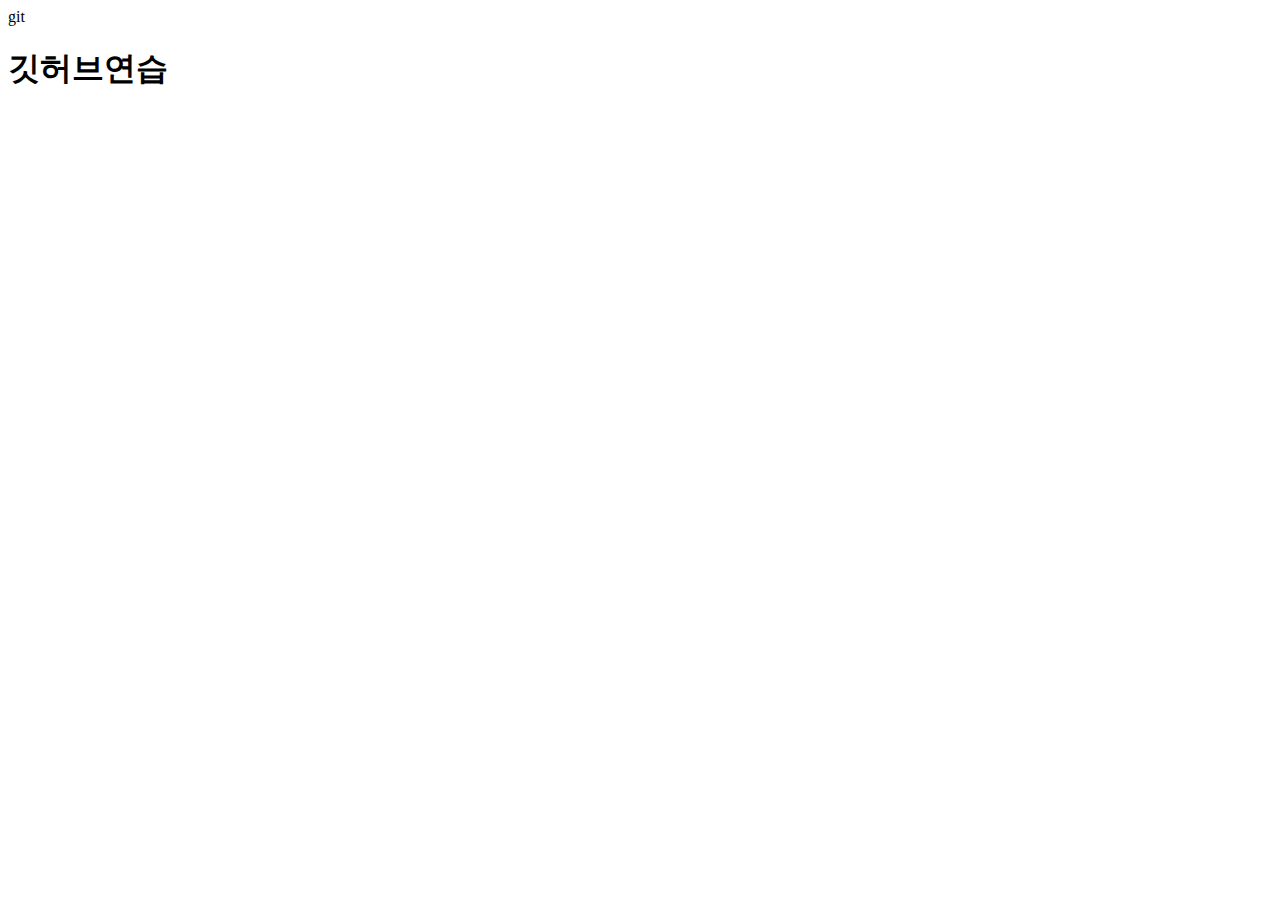
<file: exam.html>
<!DOCTYPE html>
<html lang="ko">
<head>
  <meta charset="Utf8">
  <head>
    <meta charset="UTF-8">
    <meta http-equiv="X-UA-Compatible" content="IE=edge">git
    <meta name="viewport" content="width=device-width, initial-scale=1.0">
    <title>Document</title>
 </head>
</head>
<body>
  <h1>깃허브연습</h1>
</body>

</html>
</file>
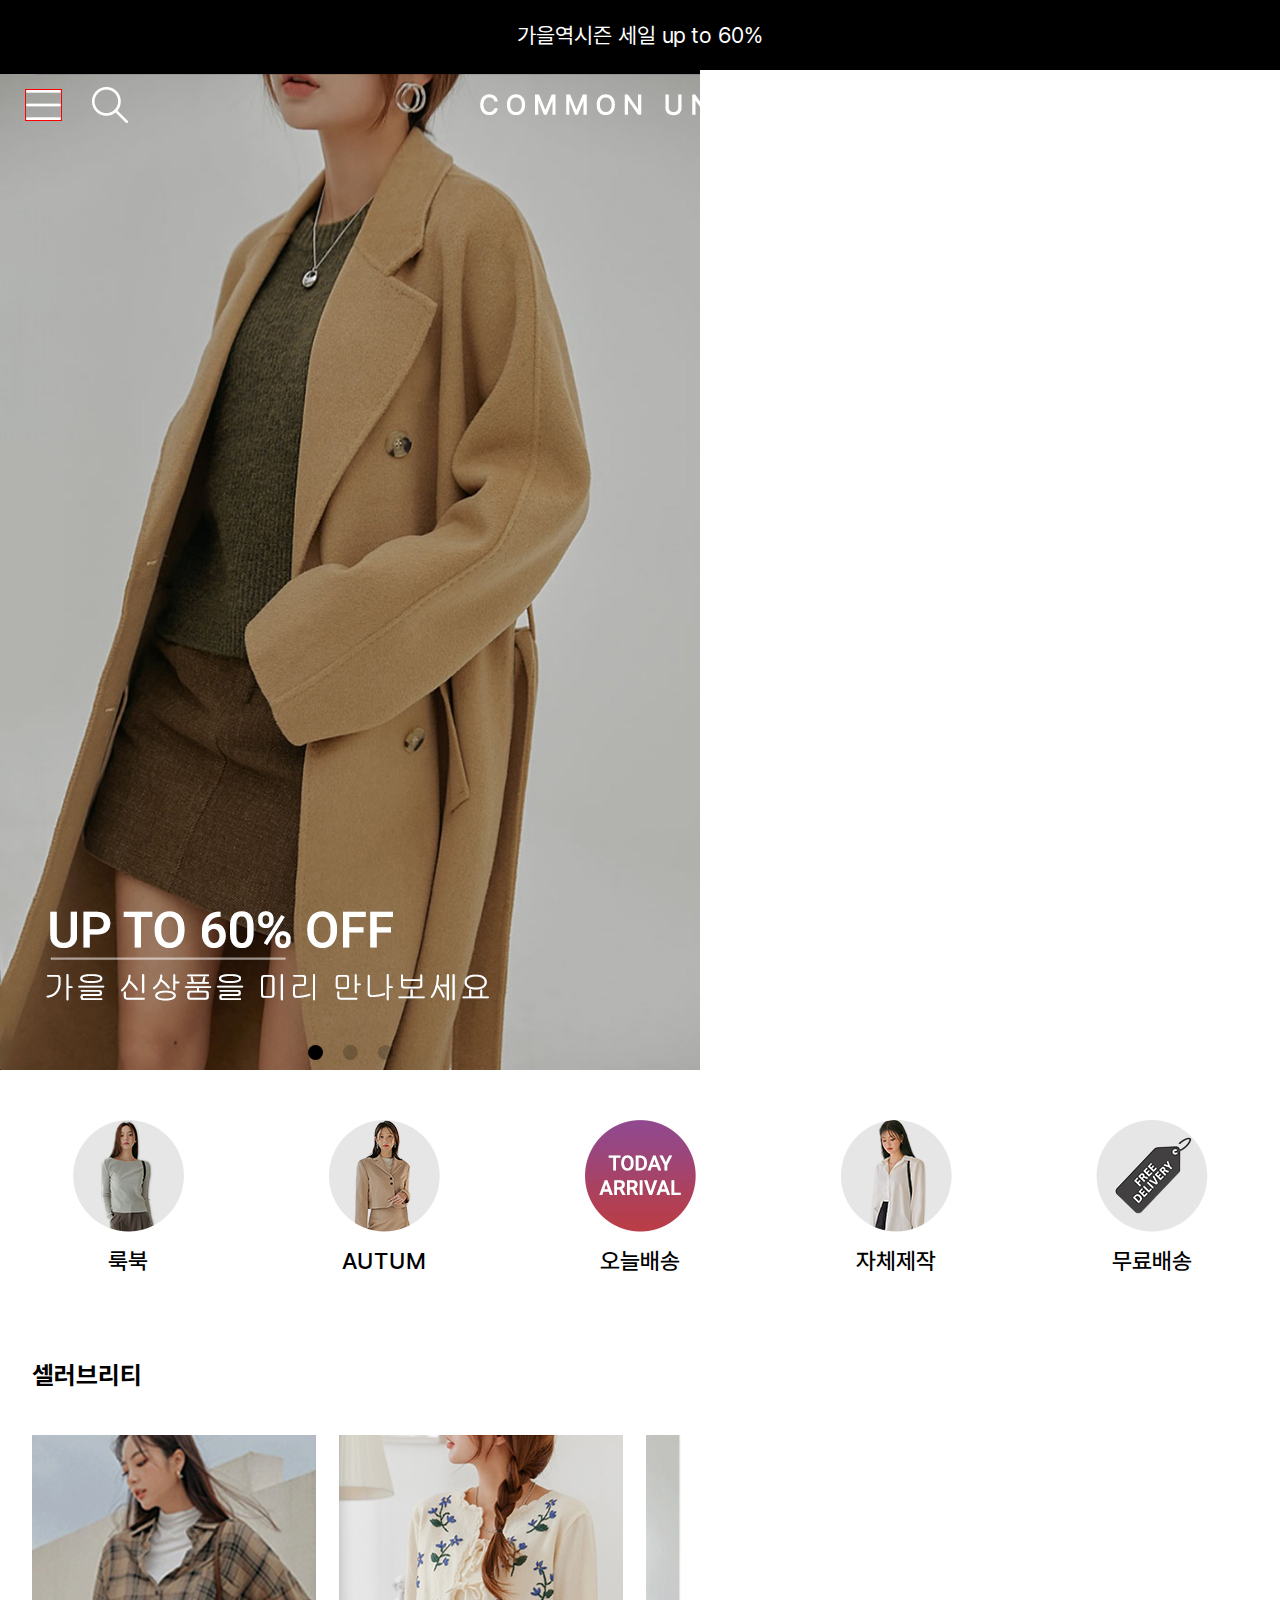
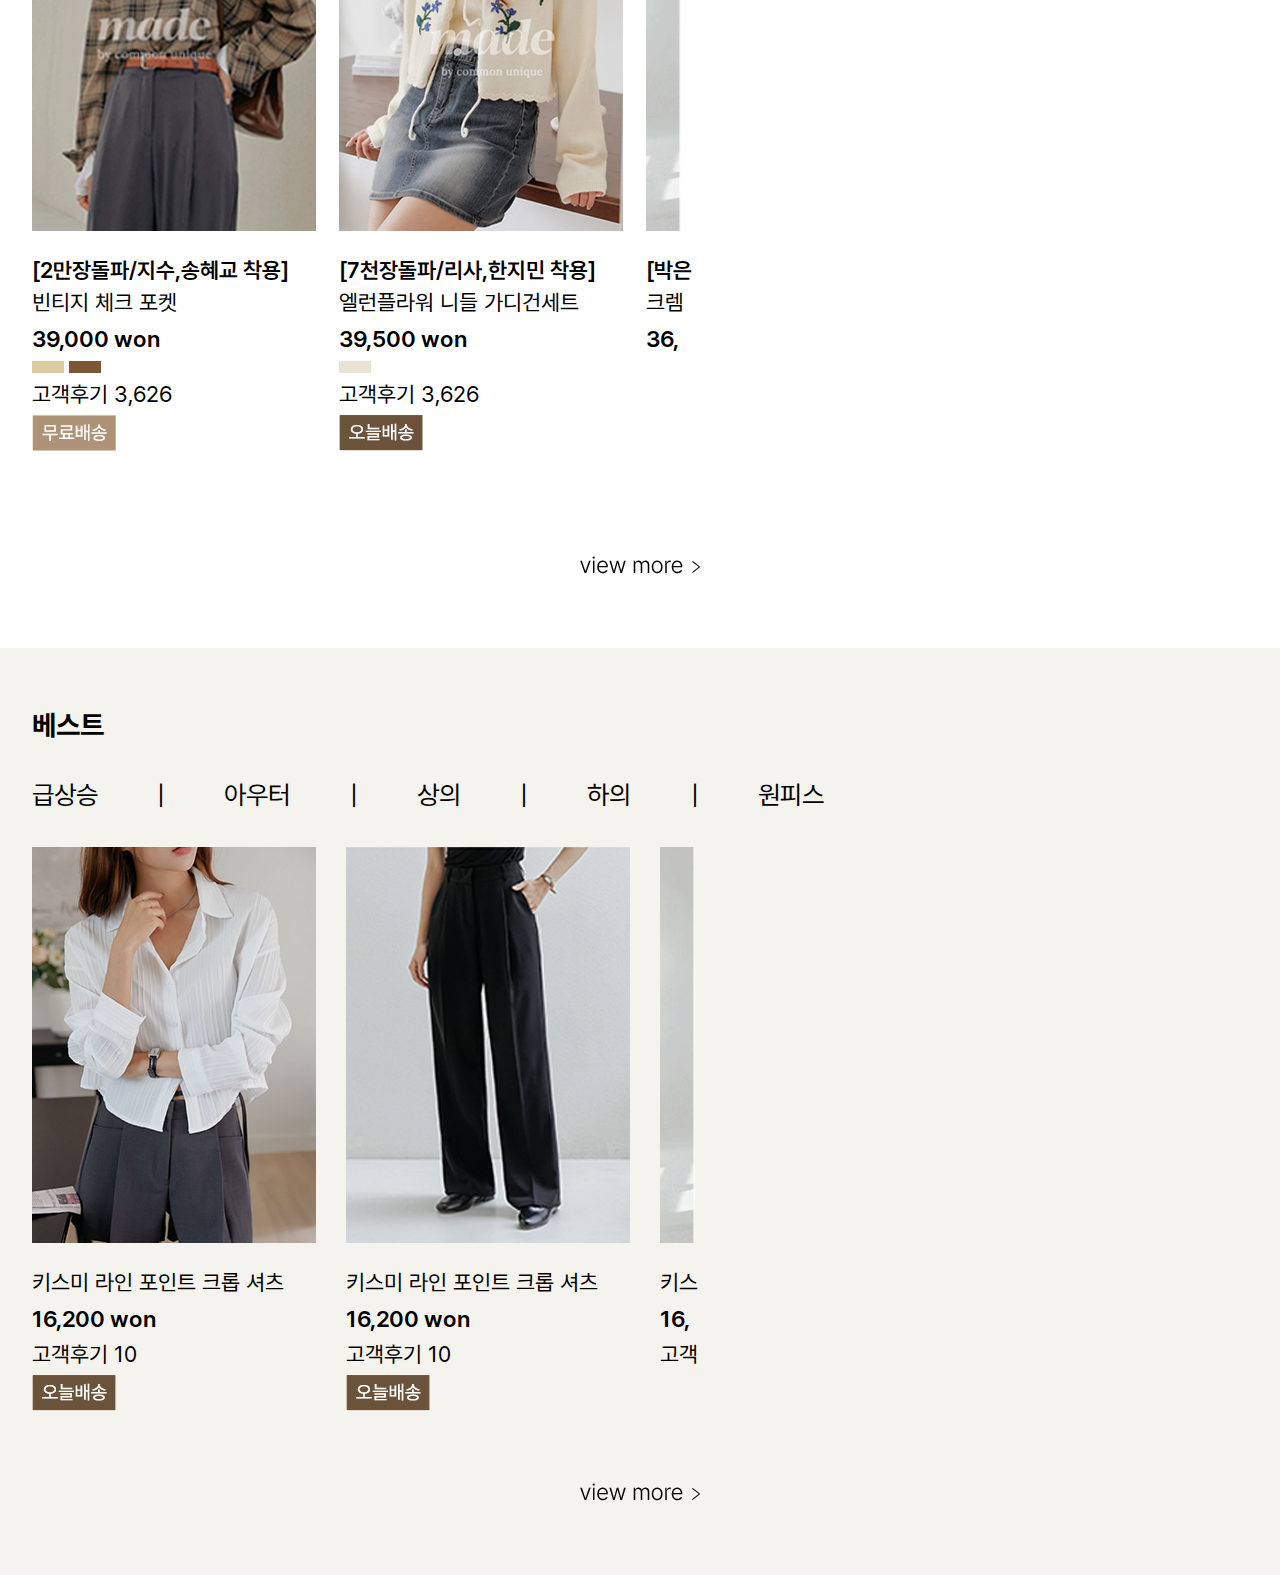
<file: mobile_chy_10.3/mobiletest.html>
<!DOCTYPE html>
<html lang="ko">
<head>
    <meta charset="UTF-8">
    <meta http-equiv="X-UA-Compatible" content="IE=edge">
    <meta name="viewport" content="width=device-width, initial-scale=1.0">
    <title>HTML5</title>
    <link rel="stylesheet" href="css/reset.css">
    <link rel="stylesheet" href="css/font.css">
    <link rel="stylesheet" href="css/mobiletest.css">

    <script>

    </script>
</head>
<body>
  <header id="header">
    <h3><a href="#"><img src="image/mainlogo_.png"></a></h3>
    <div class="iconbox">
    <ul class="left cf">
      <!-- 여기 햄버거 메뉴 -->
      <li class="hm"><a href="#"><img src="image/hm_.png" alt="햄버거메뉴"></a></li>
      <li><a href="#"><img src="image/serach.png" alt="검색메뉴"></a></li>
     </ul>
     <ul class="right cf">
      <li><a href="#"><img src="image/mypage.png" alt="검색"></a></li>
      <li><a href="#"><img src="image/crt.png" alt="검색"></a></li>
     </ul>
    </div>

  </header>
  <nav id="menu">
    <div id="head">
      <!-- 여기 크로스버트 -->
      <button class="cross">&#735;</button>
      <div class="head">
        <h1><a href="#"><img src="image/logo.png" alt="로고"></a></h1>
        <ul class="lan cf">
            <li><a href="#">언어설정</a></li>
            <li><img src="image/languageg.png" alt="언어설정"></li>
        </ul>

        <ul class="button cf">
            <li class="login"><a href="#">LOGIN</a></li>
            <li><a href="#">JOIN</a></li>
        </ul>
  
        <ul class="icon cf">
          <li class="cart"><a href="#">장바구니</a></li>
          <li class="delivery"><a href="#">주문조회</a></li>
          <li class="like"><a href="#">찜상품</a></li>
        </ul>
        
        <div id="search">
          <form method="post" action="send-searchl.php">
           <input type="text" id="search" placeholder="검색어를 입력해주세요" >
           <button type="button" class="searchBtn"><img src="image/serach.png" alt="검색"></button>
          </form>
        </div>
       </div>
      </div>
    
     <div id="mainmm">
       <ul class="navi cf">
        <li class="active"><a href="#mm" class="selected">카테고리</a></li>
        <li><a href="#mm2">커뮤니티</a></li>
       </ul>
      
       <div id="mm">
       <ul>
         <li><a href="#">룩북</a></li>
         <li><a href="#">ACTUM</a></li>
         <li><a href="#">오늘배송</a></li>
         <li><a href="#">무료배송</a></li>
         <li><a href="#">자체제작</a></li>
                  
         <li><a href="#">아우터<img src="image/plus.png" alt="아우터"></a>
           <ul class="sub">
              <li><a href="#">자켓</a></li>
              <li><a href="#">트렌치코트</a></li>
              <li><a href="#">코트</a></li>
               <li><a href="#">가디건</a></li>
               <li><a href="#">야상/점퍼</a></li>
               <li><a href="#">패딩/다운</a></li>
           </ul>
          </li>
          <li><a href="#">상의<img src="image/plus.png" alt="상의"></a>
            <ul class="sub">
              <li><a href="#">블라우스/셔츠</a></li>
              <li><a href="#">니트</a></li>
              <li><a href="#">티셔츠</a></li>
              <li><a href="#">맨투맨/후드</a></li>
              <li><a href="#">슬리브리스</a></li>
            </ul>
          </li> 
          <li><a href="#">하의<img src="image/plus.png" alt="하의"></a>

            <ul class="sub">
              <li><a href="#">데님</a></li>
              <li><a href="#">슬랙스</a></li>
              <li><a href="#">면바지</a></li>
              <li><a href="#">반바지</a></li>
              <li><a href="#">스커트</a></li>
            </ul>
           
          </li>
          <li><a href="#">원피스</a></li>
          <li><a href="#">악세사리</a></li>
          <li><a href="#">강아지옷</a></li>
              
      </ul>
    </div>
    
    <div id="mm2">
           <ul>
              <li><a href="#">셀러브리티</a></li>
               <li><a href="#">고객리뷰</a></li>
               <li><a href="#">공지사항</a></li>
               <li><a href="#">배송지연</a></li>
               <li><a href="#">상품문의</a></li>
               <li><a href="#">출석체크</a></li>
               <li><a href="#">서포트</a></li>
           </ul>
    </div> 
  </div>
  </nav>
      
           <!-- 상단 알림공지-->

           <div class="block cf">
            <ul id="ticker">
              <li><a href="#"> 가을역시즌 세일 up to 60%</a></li>
              <li><a href="#"> 신규 가입하고 3000원쿠폰 받기</a></li>
            </ul>
          </div>
        
          <!-- 상단 롤링 배너 -->

   <div class="slidewrapper">
  
    <div id="slide_container">
     <ul>
       <li class="visual_0"><a href="#"></a></li>
       <li class="visual_1"><a href="#"></a></li>
       <li class="visual_2"><a href="#">></a></li>
     </ul>
    </div>
          
     <div class="pager" class="cf">
       <a href="#" class="active"></a></li>
       <a href="#"></a>
       <a href="#"></a>
     </div>

  </div>

       <!-- 동그라이 아이콘 메뉴  -->
   <section id="iconmenu">

    <ul>
      <li><a href="#"><img src="image/lookbookicon.jpg" alt="cup1">
        <span>룩북</span></a></li>
      <li><a href="#"><img src="image/actumicon.jpg" alt="cup2">
        <span>AUTUM</span></a></li>
      <li><a href="#"><img src="image/todayarrival.jpg" alt="cub3">
        <span>오늘배송</span></a></li>
      <li><a href="#"><img src="image/made.jpg" alt="cub4">
        <span>자체제작</span></a></li>
      <li><a href="#"><img src="image/freedelivery.jpg"alt="cub5">
        <span>무료배송</span></a></li>
    </ul>           
    </section>
           
     <section id="list">
       <h4>셀러브리티</h4>
       <a href="#" class="viewmore"><img src="image/viewmore button.png" alt="베스트 상품 더보기"></a>
       <ul class="cf">
         <li><a href="#"><img src="image/celebrity1-1.jpg" alt="lst1"></a>
           <div id="text">
             <span class="txt">[2만장돌파/지수,송혜교 착용]</span>
             <span class="txt1">빈티지 체크 포켓</span>
             <span class="txt2">39,000 won</span>
             <div class="color1">
              <span></span>
              <span></span>
             </div>
             <span class="txt3">고객후기 3,626</span>
             <span class="shipping"><img src="image/freeship.jpg"></span>
         </div>
        </li>
               
        <li><a href="#"><img src="image/celebrity2_2.jpg" alt="lst2"></a>  
            
          <div id="text">
            <span class="txt">[7천장돌파/리사,한지민 착용]</span>
            <span class="txt1">엘런플라워 니들 가디건세트</span>
            <span class="txt2">39,500 won</span>
            <div class="color2">
             <span></span>
            </div>
            <span class="txt3">고객후기 3,626</span>
            <span class="shipping"><img src="image/todayship.jpg"></span>         
         </div>

       </li>

       <li><a href="#"> <img src="image/celebrity3.jpg" alt="키스미 라인 포인트 크롭 셔츠"></a>
          <div id="text">
             <span class="txt">[박은</span>
             <span class="txt1">크렘</span>
             <span class="txt2">36,</span>
             <div class="color">
               <span class="ivory"></span>
              </div>
          </div>
        </li>
                
      </ul>
    </section>


 <div id="tab_contain">
    <div class="tab_contain">
       <h4>베스트</h4>
       <a href="#" class="viewmore"><img src="image/viewmore button.png" alt="베스트 상품 더보기"></a>
       <ul class="tab">
            <li><a href="#tab1" class="selected">급상승</a></li>
            <span>|</span>
            <li><a href="#tab2">아우터</a></li>
            <span>|</span>
            <li><a href="#tab3">상의</a></li>
            <span>|</span>
            <li><a href="#tab4">하의</a></li>
            <span>|</span>
            <li><a href="#tab5">원피스</a></li>
        </ul>
    
    <ul class="panel">
       <li id="tab1">
        <ul class="tab_menu">
         <li>
           <a href="#"> <img src="image/best1.jpg" alt="키스미 라인 포인트 크롭 셔츠"></a>
           <div id="text">
            <span class="txt1">키스미 라인 포인트 크롭 셔츠</span>
            <span class="txt2">16,200 won</span>
            <div class="color">
              <span></span>
              <span></span>
              <span></span>
              <span></span>
             </div>
            <span class="txt3">고객후기 10</span>
            <span class="shipping"><img src="image/todayship.jpg"></span>
          </div>
          </li> 
         
          <li>
            <a href="#"> <img src="image/best2.jpg" alt="키스미 라인 포인트 크롭 셔츠"></a>
            <div id="text">
             <span class="txt1">키스미 라인 포인트 크롭 셔츠</span>
             <span class="txt2">16,200 won</span>
             <div class="color">
               <span></span>
               <span></span>
               <span></span>
               <span></span>
              </div>
             <span class="txt3">고객후기 10</span>
             <span class="shipping"><img src="image/todayship.jpg"></span>
           </div>
           </li> 
         
           <li>
            <a href="#"> <img src="image/celebrity3.jpg" alt="키스미 라인 포인트 크롭 셔츠"></a>
            <div id="text">
             <span class="txt1">키스</span>
             <span class="txt2">16,</span>
             <div class="color">
               <span></span>
              </div>
             <span class="txt3">고객</span>
            </div>

           </li> 
          
        </ul>
      </li>
          <!-- tab2  -->
      <li id="tab2">
        <ul class="tab_menu">
         <li>
           <a href="#"> <img src="image/outerbest1.jpg" alt="키스미 라인 포인트 크롭 셔츠"></a>
           <div id="text">
            <span class="txt1">키스미 라인 포인트 크롭 셔츠</span>
            <span class="txt2">16,200 won</span>
            <div class="color">
              <span></span>
              <span></span>
              <span></span>
              <span></span>
             </div>
            <span class="txt3">고객후기 10</span>
            <span class="shipping"><img src="image/todayship.jpg"></span>
          </div>
          </li> 
         
          <li>
            <a href="#"> <img src="image/outerbest2.jpg" alt="키스미 라인 포인트 크롭 셔츠"></a>
            <div id="text">
             <span class="txt1">키스미 라인 포인트 크롭 셔츠</span>
             <span class="txt2">16,200 won</span>
             <div class="color">
               <span></span>
               <span></span>
               <span></span>
               <span></span>
              </div>
             <span class="txt3">고객후기 10</span>
             <span class="shipping"><img src="image/todayship.jpg"></span>
           </div>
           </li> 
         
           <li>
            <a href="#"> <img src="image/celebrity3.jpg" alt="키스미 라인 포인트 크롭 셔츠"></a>
            <div id="text">
             <span class="txt1">키스</span>
             <span class="txt2">16,</span>
             <div class="color">
               <span></span>
              </div>
             <span class="txt3">고객</span>
            </div>

           </li> 
          
        </ul>
      </li>

          <!-- tab3  -->
          <li id="tab3">
            <ul class="tab_menu">
             <li>
               <a href="#"> <img src="image/best1.jpg" alt="키스미 라인 포인트 크롭 셔츠"></a>
               <div id="text">
                <span class="txt1">키스미 라인 포인트 크롭 셔츠</span>
                <span class="txt2">16,200 won</span>
                <div class="color">
                  <span></span>
                  <span></span>
                  <span></span>
                  <span></span>
                 </div>
                <span class="txt3">고객후기 10</span>
                <span class="shipping"><img src="image/todayship.jpg"></span>
              </div>
              </li> 
             
              <li>
                <a href="#"> <img src="image/topbest2.jpg" alt="키스미 라인 포인트 크롭 셔츠"></a>
                <div id="text">
                 <span class="txt1">키스미 라인 포인트 크롭 셔츠</span>
                 <span class="txt2">16,200 won</span>
                 <div class="color">
                   <span></span>
                   <span></span>
                   <span></span>
                   <span></span>
                  </div>
                 <span class="txt3">고객후기 10</span>
                 <span class="shipping"><img src="image/todayship.jpg"></span>
               </div>
               </li> 
             
               <li>
                <a href="#"> <img src="image/celebrity3.jpg" alt="키스미 라인 포인트 크롭 셔츠"></a>
                <div id="text">
                 <span class="txt1">키스</span>
                 <span class="txt2">16,</span>
                 <div class="color">
                   <span></span>
                  </div>
                 <span class="txt3">고객</span>
                </div>
    
               </li> 
              
            </ul>
          </li>

           <!-- tab4  -->
           <li id="tab4">
            <ul class="tab_menu">
             <li>
               <a href="#"> <img src="image/best2.jpg" alt="키스미 라인 포인트 크롭 셔츠"></a>
               <div id="text">
                <span class="txt1">[3천장 돌파/S-2XL,기장옵션]폴 밴딩 세미 와이드 슬랙스</span>
                <span class="txt2">25,900 won</span>
                <div class="color">
                  <span></span>
                  <span></span>
                  <span></span>
                 </div>
                <span class="txt3">고객후기 345</span>
                <span class="shipping"><img src="image/todayship.jpg"></span>
              </div>
              </li> 
             
              <li>
                <a href="#"> <img src="image/topbest2.jpg" alt="키스미 라인 포인트 크롭 셔츠"></a>
                <div id="text">
                 <span class="txt1">[2만장돌파,기장옵션]내추럴 와이드핏 데님</span>
                 <span class="txt4">15%</span>
                 <span class="txt2">29,000</span>
                 <span class="txt5">24,600won</span>
                 <div class="color">
                   <span></span>
                   <span></span>
                   <span></span>
                   <span></span>
                  </div>
                 <span class="txt3">고객후기 3,373</span>
                 <span class="shipping"><img src="image/todayship.jpg"></span>
               </div>
               </li> 
             
               <li>
                <a href="#"> <img src="image/celebrity3.jpg" alt="키스미 라인 포인트 크롭 셔츠"></a>
                <div id="text">
                 <span class="txt1">키스</span>
                 <span class="txt2">29,000</span>
                 <div class="color">
                   <span></span>
                  </div>
                </div>
    
               </li> 
              
            </ul>
          </li>


          <!-- tab5  -->
          <li id="tab5">
            <ul class="tab_menu">
             <li>
               <a href="#"> <img src="image/best2.jpg" alt="키스미 라인 포인트 크롭 셔츠"></a>
               <div id="text">
                <span class="txt1">[3천장 돌파/S-2XL,기장옵션]폴 밴딩 세미 와이드 슬랙스</span>
                <span class="txt2">25,900 won</span>
                <div class="color">
                  <span></span>
                  <span></span>
                  <span></span>
                 </div>
                <span class="txt3">고객후기 345</span>
                <span class="shipping"><img src="image/todayship.jpg"></span>
              </div>
              </li> 
             
              <li>
                <a href="#"> <img src="image/topbest2.jpg" alt="키스미 라인 포인트 크롭 셔츠"></a>
                <div id="text">
                 <span class="txt1">[2만장돌파,기장옵션]내추럴 와이드핏 데님</span>
                 <span class="txt4">15%</span>
                 <span class="txt2">29,000</span>
                 <span class="txt5">24,600won</span>
                 <div class="color">
                   <span></span>
                   <span></span>
                   <span></span>
                   <span></span>
                  </div>
                 <span class="txt3">고객후기 3,373</span>
                 <span class="shipping"><img src="image/todayship.jpg"></span>
               </div>
               </li> 
             
               <li>
                <a href="#"> <img src="image/celebrity3.jpg" alt="키스미 라인 포인트 크롭 셔츠"></a>
                <div id="text">
                 <span class="txt1">키스</span>
                 <span class="txt2">29,000</span>
                 <div class="color">
                   <span></span>
                  </div>
                </div>
    
               </li> 
              
            </ul>
          </li>
    </ul>
  </div>
</div>
            <script src="js/jquery-1.11.2.min.js"></script>
            <script src="js/mobile.js"></script>


      
 </body>


</html>
</file>
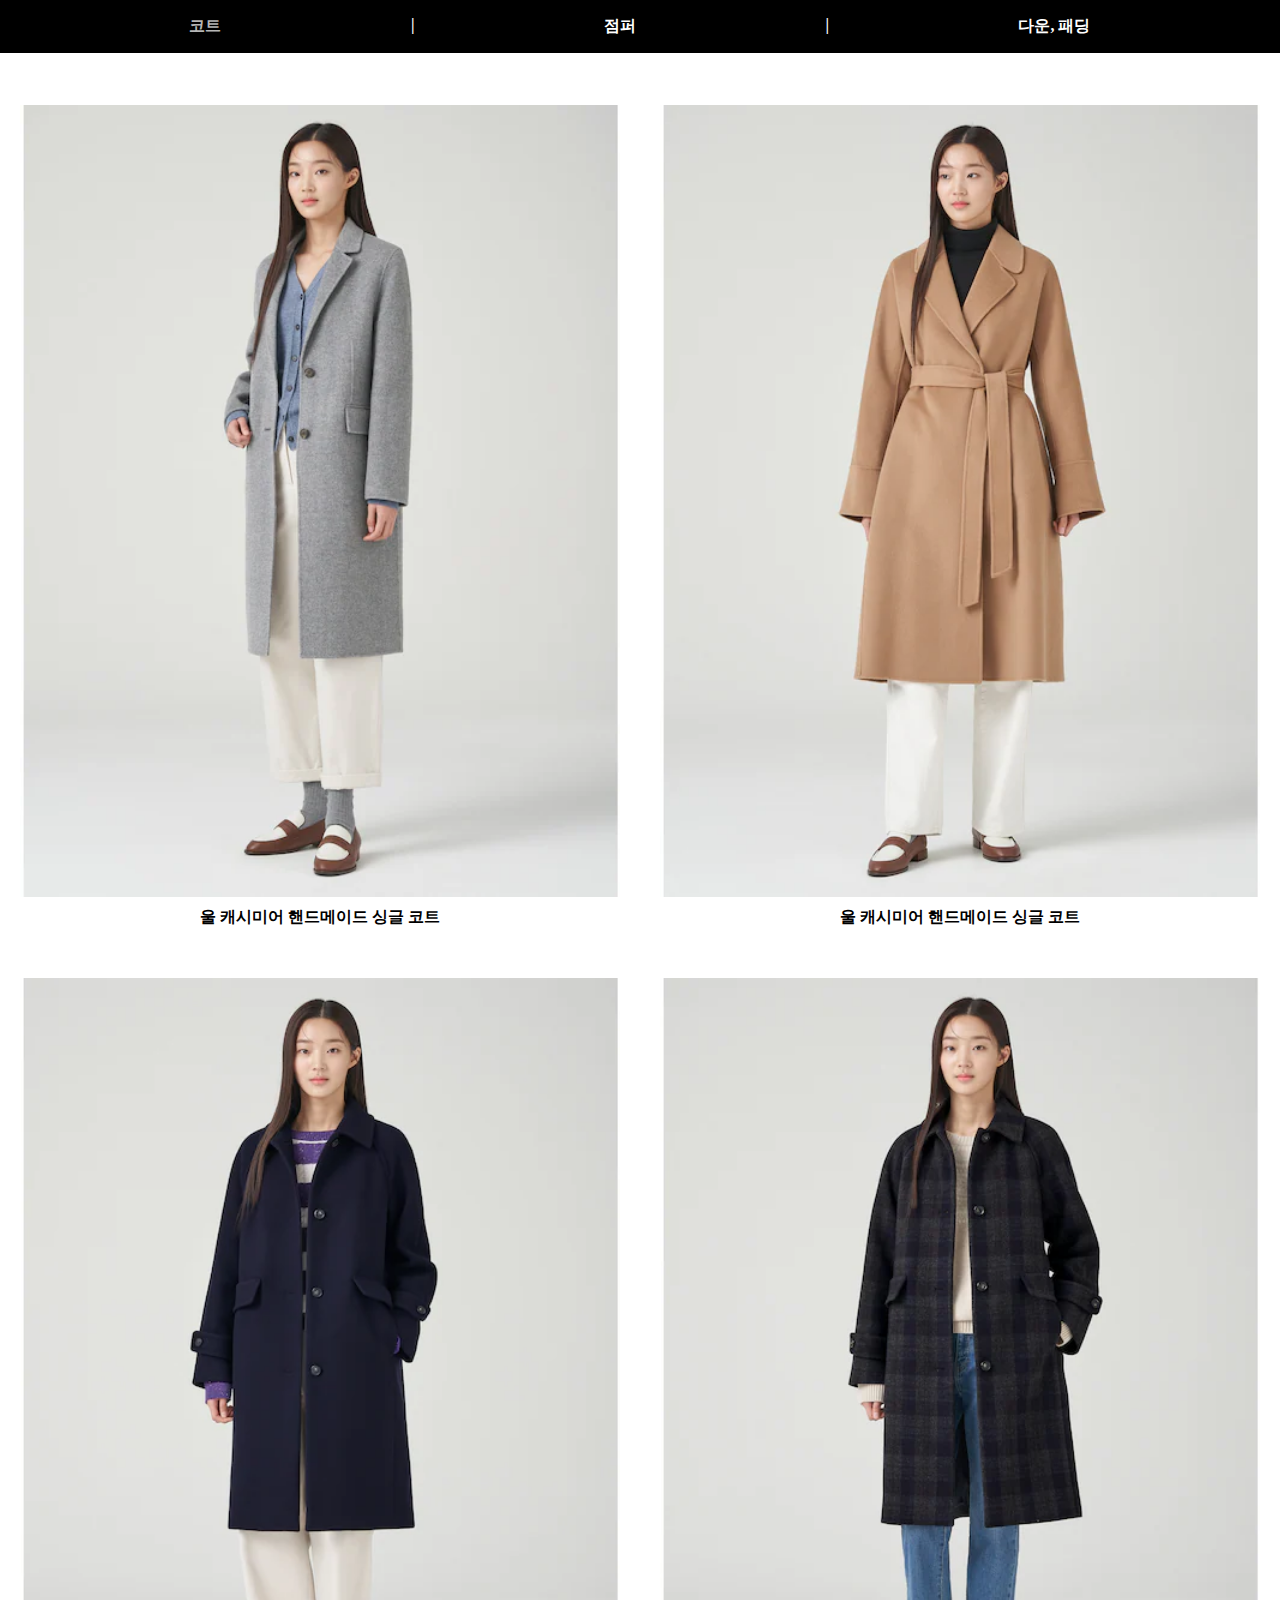
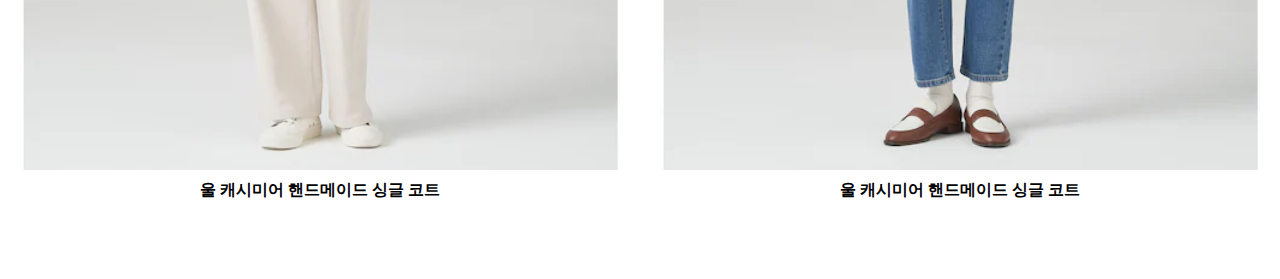
<file: 상세페이지 메뉴 리스트 코딩/indexpage.html>
<!DOCTYPE html>
<html lang="ko">
<head>
    <meta charset="UTF-8">
    <meta http-equiv="X-UA-Compatible" content="IE=edge">
    <meta name="viewport" content="width=device-width, initial-scale=1.0">
    <title>Document</title>
    <link rel="stylesheet" href="css/reset.css">
    <link rel="stylesheet" href="css/tabmenu.css">
    <script src="js/jquery-1.11.2.min.js"></script>
	    <script src="js/tabmenu.js"></script>

</head>
<body>

   <div id="tab_contain">
    <ul class="tab">
      <li><a href="#tab1" class="selected">코트</a></li>
      <span>|</span>
      <li><a href="#tab2">점퍼</a></li>
      <span>|</span>
      <li><a href="#tab3">다운, 패딩</a></li>
    </ul>
  
  <ul class="panel">
   <li id="tab1">
    <ul class="tab_menu">
     <li>
      <a href="#">
       <div class="wrap">
        <span class="txt">따 울 캐시미어 혼방 소재로 제작한 코트
          <span>color: gray, navy ,black</span>
        </span>
       </div>
       <img src="image/list1.webp" alt="울 캐시미어 핸드메이드 싱글 코트">
      </a>
      <span class="name">울 캐시미어 핸드메이드 싱글 코트</span>
     </li>
      
     <li>
      <a href="#">
       <div class="wrap">
        <span class="txt"> 울 캐시미어 혼방 소재로 제작한 코트
          <span>color: gray, navy ,black</span>
       </div>
       <img src="image/list2.webp" alt="울 캐시미어 핸드메이드 싱글 코트">
      </a>
      <span class="name">울 캐시미어 핸드메이드 싱글 코트</span>
     </li>
    

     <li>
      <a href="#">
       <div class="wrap">
        <span class="txt"> 울 캐시미어 혼방 소재로 제작한 코트</span>
          <span>color: gray, navy ,black</span>
       </div>
       <img src="image/list3.webp" alt="울 캐시미어 핸드메이드 싱글 코트">
      </a>
      <span class="name">울 캐시미어 핸드메이드 싱글 코트</span>
     </li>

     <li>
      <a href="#">
       <div class="wrap">
        <span class="txt">울 캐시미어 혼방 소재로 제작한 코트
          <span>color: gray, navy ,black</span>
       </div>
       <img src="image/list4.webp" alt="울 캐시미어 핸드메이드 싱글 코트">
      </a>
      <span class="name">울 캐시미어 핸드메이드 싱글 코트</span>
     </li>
    </ul>
   </li>
    
    <li id="tab2">
     <ul class="tab_menu">
      <li>
       <a href="#">
        <div class="wrap">
         <span class="txt">겉면에 칸이 드러나지 않게 다운 충전재를 적용하여 깔끔하고 세련된 외관이 돋보이는 아우터
           <span>color: beige ,navy</span></span>
        </div>
        <img src="image/list5.webp" alt="폴리 핏 앤 플레어 미디엄 후드 다운 아우터 ">
       </a>
       <span class="name">폴리 핏 앤 플레어 미디엄 후드 다운 아우터 - 네이비</span>
      </li>

      <li>
        <a href="#">
         <div class="wrap">
          <span class="txt">겉면에 칸이 드러나지 않게 다운 충전재를 적용하여 깔끔하고 세련된 외관이 돋보이는 아우터 
            <span>color: beige ,navy</span></span>
         </div>
         <img src="image/list6.webp" alt="폴리 핏 앤 플레어 미디엄 후드 다운 아우터 ">
        </a>
        <span class="name">폴리 핏 앤 플레어 미디엄 후드 다운 아우터 - 네이비</span>
       </li>

       <li>
        <a href="#">
         <div class="wrap">
          <span class="txt">겉면에 칸이 드러나지 않게 다운 충전재를 적용하여 깔끔하고 세련된 외관이 돋보이는 아우터 
            <span>color: beige ,navy</span></span>
         </div>
         <img src="image/list7.webp" alt="폴리 핏 앤 플레어 미디엄 후드 다운 아우터 ">
        </a>
        <span class="name">폴리 핏 앤 플레어 미디엄 후드 다운 아우터 - 네이비</span>
       </li>

       <li>
        <a href="#">
         <div class="wrap">
          <span class="txt">겉면에 칸이 드러나지 않게 다운 충전재를 적용하여 깔끔하고 세련된 외관이 돋보이는 아우터 
            <span>color: beige ,navy</span> </span>
         </div>
         <img src="image/list8.webp" alt="폴리 핏 앤 플레어 미디엄 후드 다운 아우터 ">
        </a>
        <span class="name">폴리 핏 앤 플레어 미디엄 후드 다운 아우터 </span>
       </li>
      </ul>
      </li>
        
       <li id="tab3">
        <ul class="tab_menu">
         <li>
          <a href="#">
           <div class="wrap">
            <span class="txt">데일리 아이템, 커플 룩으로 입기 좋은 <br>구스다운 아우터. </span>
              <span>color: ivory ,navy, black</span>
           </div>
           <img src="image/list9.webp" alt="남녀공용 프레피 구스다운 아우터 - 블랙">
          </a>
          <span class="name">남녀공용 프레피 구스다운 아우터 - 블랙</span>
         </li>

         <li>
          <a href="#">
           <div class="wrap">
            <span class="txt">데일리 아이템, 커플 룩으로 입기 좋은 <br>구스다운 아우터.</span>
              <span>color: ivory ,navy, black</span>
           </div>
           <img src="image/list10.webp" alt="남녀공용 프레피 구스다운 아우터 - 블랙">
          </a>
          <span class="name">남녀공용 프레피 구스다운 아우터 - 블랙</span>
         </li>


         <li>
          <a href="#">
           <div class="wrap">
            <span class="txt">데일리 아이템, 커플 룩으로 입기 좋은 <br>구스다운 아우터. </span>
              <span>color: ivory ,navy, black</span>
           </div>
           <img src="image/list11.webp" alt="남녀공용 프레피 구스다운 아우터 - 블랙">
          </a>
          <span class="name">남녀공용 프레피 구스다운 아우터 - 블랙</span>
         </li>


         <li>
          <a href="#">
           <div class="wrap">
            <span class="txt">데일리 아이템, 커플 룩으로 입기 좋은 <br>구스다운 아우터.</span>
              <span>color: ivory ,navy, black</span>
           </div>
           <img src="image/list12.webp" alt="남녀공용 프레피 구스다운 아우터 - 블랙">
 
          </a>
          <span class="name">남녀공용 프레피 구스다운 아우터 - 블랙</span>
         </li>
      </ul>
      </li>
    </ul>
    </div>

</body>
</html>
</file>
<file: mobile_chy_10.3/css/font.css>
@font-face {
  font-family: 'Pretendard';
  src: url(../font/Pretendard-Thin.woff2) format('woff');
  font-weight: 100;
  font-style: normal;}



@font-face {
  font-family: 'Pretendard';
  src: url(../font/Pretendard-ExtraLight.woff2) format('woff');
  font-weight: 200;
  font-style: normal;}



@font-face {
  font-family: 'Pretendard-';
  src: url(../font/Pretendard-Light.woff2) format('woff');
  font-weight: 300;
  font-style: normal;}


@font-face {
  font-family: 'Pretendard';
  src: url(../font/Pretendard-Regular.woff2) format('woff');
  font-weight: 400;
  font-style: normal;}


  @font-face {
    font-family: 'Pretendard';
    src: url(../font/Pretendard-Medium.woff2) format('woff');
    font-weight: 500;
    font-style: normal;}
 

    @font-face {
      font-family: 'Pretendard';
      src: url(../font/Pretendard-SemiBold.woff2) format('woff');
      font-weight: 600;
      font-style: normal;}

      @font-face {
        font-family: 'Pretendard';
        src: url(../font/Pretendard-Bold.woff2) format('woff');
        font-weight: 700;
        font-style: normal;}
         
  
        @font-face {
          font-family: 'Pretendard';
          src: url(../font/Pretendard-ExtraBold.woff2) format('woff');
          font-weight: 800;
          font-style: normal;}


            @font-face {
              font-family: 'Pretendard';
              src: url(../font/Pretendard-Black.woff2) format('woff');
              font-weight: 900;
              font-style: normal;}
</file>
<file: mobile_chy_10.3/css/mobiletest.css>
*,*:after,*:before {box-sizing:border-box;}
a {text-decoration: none; color: #000;} 


body {font-family: "Pretendard"}
#header {width:100%; height:75px; line-height:75px; z-index:999; position:absolute; top: 70px; left:0;
 }
#header h3 {text-align: center;position:relative;top:2px;}
.iconbox ul li {float:left;}
ul.left {position: absolute; top:8px; left:25px;}
ul.left li:nth-child(1) {margin-right:30px;}
ul.left li:nth-child(2) {position:relative; top:2px;}

ul.right {position:absolute; top:9px; right:25px;}
ul.right li:nth-child(1) {margin-right:30px;}
ul.right li:nth-child(2) {position:relative; top:2px;}
.hm a img {border:1px solid red;}
#head {background:#f5f5f5; }
.head {width:85%; height: 455px; margin:0 auto; position :relative; padding: 70px 0 40px 0;
 }

.cross{
  background:none;
  position:absolute;
  top:8px;
  right:15px;
  /* padding:0 15px 0; */
  color:#666;
  border:0;
  font-size:4rem;
  /* line-height:65px; */
  font-weight:bold;
  cursor:pointer;
  outline:none;
  z-index:100000;
  display:none;
}

.lan{position: absolute ;top:63px; right:0px; }
.lan li {float:left; padding:5px;}
.lan li a {font-size: 23px; font-weight:500; font-family:"Pretendard"; color:#193f37;}


.button {width:100%; height:65px; margin: 60px 0 50px; }
.button  li {float: left;width:48%; ; height:100%; font-weight:500; font-size: 17px; font-family: "Pretendard"; 
  box-shadow: 2px 4px 2px rgba(0,0,0,.1); border:1px rgba(0,0,0,.1);}
.button li:nth-child(2) {margin-left:4%;box-shadow: 2px 4px 2px rgba(0,0,0,.15) } 
.button a{display:block; font-weight: 600; font-size: 25px; font-family: pretendard; line-height:65px;  text-decoration:none; color:#fff; text-align:center; background: #193f37;
}
.login a{display:block; font-weight: 600; font-size: 25px; font-family: pretendard; line-height:65px;  text-decoration:none; color:#000; text-align:center; background: #fff;}

.icon { height:60px; margin:0 auto; text-align:center; background: #fff; margin-bottom:40px;box-shadow: 0 3px 2px rgba(0,0,0,.08);}
.icon li a {text-decoration: none; color:#252525; font-weight:500; font-size:22px;font-family: "Pretendard";}
.icon li {display:block; width:33.33%;float:left;line-height:60px;}
.cart:before {content: url(../image/cart.png); padding-right:5px;
  position:relative; top:3px; padding-right:10px; padding-top:3px;}
.delivery:before {content: url(../image/delivery.png); position:relative; top:2px; padding-right:5px;}
.like:before {content: url(../image/like.png); position:relative; top:2px; padding-right:5px;}

#search {width:100; margin:0 auto;}
form {text-align:center;}
input {border:none; outline:none; width:83%; height:55px; float:left; font-size:40x; border-radius:3px; box-shadow: 0 3px 2px rgba(0,0,0,.08);}
.searchBtn {width: 15%; float:right;height:55px; text-align:center; border:none; border-radius:3px; background:#193f37; box-shadow: 0 3px 2px rgba(0,0,0,.1);}
.searchBtn img {cursor:pointer;} 


 
#menu {height:100%; position: fixed;width:100%;top:0;overflow-y:auto; 
background:#fff; left:-100%;z-index:999;}

/* 슬라이드 하단 카테고리 메뉴 */
#mainmm {width:85%; margin:0 auto; margin-top:50px; border:2px solid #e0e0e0; position:relative;}

.navi li {float:left; width: 50%; height:70px; border-bottom: 5px solid rgba(25,63,55,0.3);}

/* 밑줄효과 */
.navi li.active{border-bottom: 5px solid  rgba(25,63,55,1);} 
/* .active {border-bottom: 5px solid #193f37;} */
.navi li a {display: block;  line-height:70px; color:#000;  font-weight:700; font-size:25px;  text-align: center;
           }


#mm {padding: 10px 0 ; font-weight:700;font-size:24px;  vertical-align:center;} 
#mm li {padding:15px 0; position: relative;  text-indent: 20px;  background:#fff; }       
#mm li:nth-child(6) {margin-top:40px;}
#mm li:nth-child(n+6):nth-child(-n+14){font-weight:500;}
/* 왜 = */
#mm li img {position: absolute;right:10px;top:19px;width:20px;}    
.sub {display: none;}
.sub {/*border:1px solid blue;*/ padding:10px 0;}
.sub li {padding:10px 0; text-indent: 0px;}
.sub li a {padding:3px 0;display:block; font-weight:400; font-size:22px; text-indent: 30px;}	 

#mm2  {width:100%; height:100%;padding: 10px 0 ; font-weight:600;font-size:22px; font-family:"Pretendard"; vertical-align:center; /* position:absolute; top:70px;left:0; */background-color:#fff;}
#mm2 li {/*border: 1px solid red;*/padding:15px 0; position: relative;  text-indent: 20px;/*border:1px solid red;*/ background:#fff; background:#fff; } 


/*상단 슬라이드 공지*/

.block { height:70px;  width:100%;text-align: center; 
  overflow:hidden; background:#000; display:flex;
  font-family:pretendard; font-size:24px; line-height:70px; }  

.block li a {display:block; height:70px; line-height:70px; font-size:22px; color:#fff; text-decoration:none; text-align:center;}
#ticker {width:80%;margin:0 auto; }
/* 여기부터 메인슬라이드 */


.slidewrapper {width: 700px;overflow:hidden; position: relative;}
.slidewrapper ul { position:relative ; width:100%; height:1000px;}
.slidewrapper li { position:absolute; width:100%;height:1000px; }
.slidewrapper li a {display:block;text-indent:-9999px;}
.visual_0 {left:0px; background:url("../image/mainbanner4.jpg") no-repeat 50% 0; background-size:cover; }
.visual_1{ left:100%; background:url("../image/mainbanner2_.jpg") no-repeat 50% 0;background-size:cover;}
.visual_2 {left:200%; background:url("../image/mainbanner3__.jpg") no-repeat 50% 0;background-size:cover;}


.pager {
  position:absolute;
  left:0;
  right:0;
  bottom:10px;
  display: flex;
  justify-content: center;
  gap:20px;
  z-index:1;
}

.pager a{
	width:15px;
	height:15px;
	background:rgba(0,0,0,.2);
	border-radius:50%;
	/* text-indent:-999em; */
}

.pager a.active {
 background:#000;
}

/* 동그라이 아이콘 메뉴  */
#iconmenu {width:100%; height:220px;margin:0 auto;  padding:50px 0; }
#iconmenu ul {text-align:center;  display:flex;}
#iconmenu ul li {width:20%;}
#iconmenu ul li a{font-weight: 500; font-size:23px;}
#iconmenu ul li span {display:block;margin:9px auto;}
#iconmenu ul li:last-child {margin-right:0;}



/* 셀러브리티 제품 리스트 */


#list {width:95%; margin:0 auto; padding: 70px 0 193px; /* border:1px solid red; */ position:relative;}
#list .viewmore {position:absolute; bottom:}
#list ul {display:flex; margin-top: 45px; width:100%; /*border:1px solid blue; */} 
/* 어느이상 늘리면 가운데가 아님.. */
#list li {padding-left:23px;}
#list li:nth-child(1) {padding:0;}
#list h4 {font-size:25px; } 
span {display: block;}
#text { margin-top:22px; }
.txt {font-size: 22px;  font-weight:600;}
.txt1 {font-size:22px; font-weight:400; margin-top:6px;}
.txt2 {font-size:23px; font-weight:600; margin: 10px 0 8px; }
.txt3 {font-size:22px; margin:8px 0;}
 /* #list  ul>li> a>img {width:100%;} */
.color1 { display:flex; }
.color1 span { width:32px; height:12px; margin-right:5px;background: #ddcaa2; display:flex;}
.color1 span:last-child {background: #7d5635}
.color2 {width:32px; height:12px; background:#e9e2d5; }
.color3 {width:32px; height:12px; background:#050560; }


/* 베스트 탭  */

.tab {width:70%;
  display:flex; margin-top:37px;}
.tab span {color: #000; font-size:26px; }
.tab li {margin:0 auto;}
.tab li:nth-child(1) {margin-left:0;}
.tab li a {font-size: 26px; font-weight:400;color:#000; display:inline-block;}
.tab li a.selected {text-decoration-line: default;}

#tab_contain { background:#f5f3ed; padding: 60px 0 160px; position:relative;}
.tab_contain {width:95%; margin:0 auto; }
.viewmore {position:absolute; position:absolute; left:50%; transform: translateX(-50%); display:flex; margin-top:10px; bottom:74px;}
#tab_contain h4 {font-size: 28px;}

.tab_menu {display:flex;}
.tab_menu li {padding-right:30px;}
.tab_menu li:last-child {padding-right:0;}
.panel {margin-top:37px;}
</file>
<file: 상세페이지 메뉴 리스트 코딩/css/tabmenu.css>
@charset "utf-8";

*,*:after,*:before {box-sizing: border-box;}
a {text-decoration: none;}
.tab {background: #000; width:100%;
       display:flex; justify-content: space-around; padding:1rem 0;}
 .tab span {color: #fff; font-weight: bold;}
 .tab li {margin:0 auto;}
 .tab li a {font-weight: bold;color:#fff;}
 .tab li a.selected {color:#b6b6b6; font-size:1rem; font-weight:bold; cursor: default;}

 .tab_menu {width:100%; display:flex; flex-wrap: wrap;margin-top:2rem; margin-bottom:3rem; }
 .tab_menu li {width:50%; padding:20px 20px;}
 .tab_menu li img {width:100%;}
 .tab_menu li a {text-align: center; color:#fff; position:relative;display: block;}
 .tab_menu li a:before {position:absolute;left:0;top:0; width:100%; height: 100%; z-index:10;
  background: rgba(0,0,0,.8); content:""; opacity:0; transition: all 0.2s; }
  .tab_menu li a:hover:before {opacity: 1;}
  .wrap { position: absolute; left: 50%; top: 50%;z-index :20; opacity:0;}
  .wrap span.txt {font-size: 0.9rem;}
  .tab_menu li a:hover .wrap {position: absolute; left: 50%; top: 50%;transform: translate(-50%, -50%); opacity:1;}
  .wrap .txt {color:#fff; font-size: 0.9rem; line-height: 25px; font-weight: normal;}
  .tab_menu span {display:block; padding-top: 10px; font-size: 1rem;}
  .name {display: inline-block; padding-top: 50px;
      font-size:3rem;font-weight: 800;padding-bottom:10px; text-align:center;}
</file>
